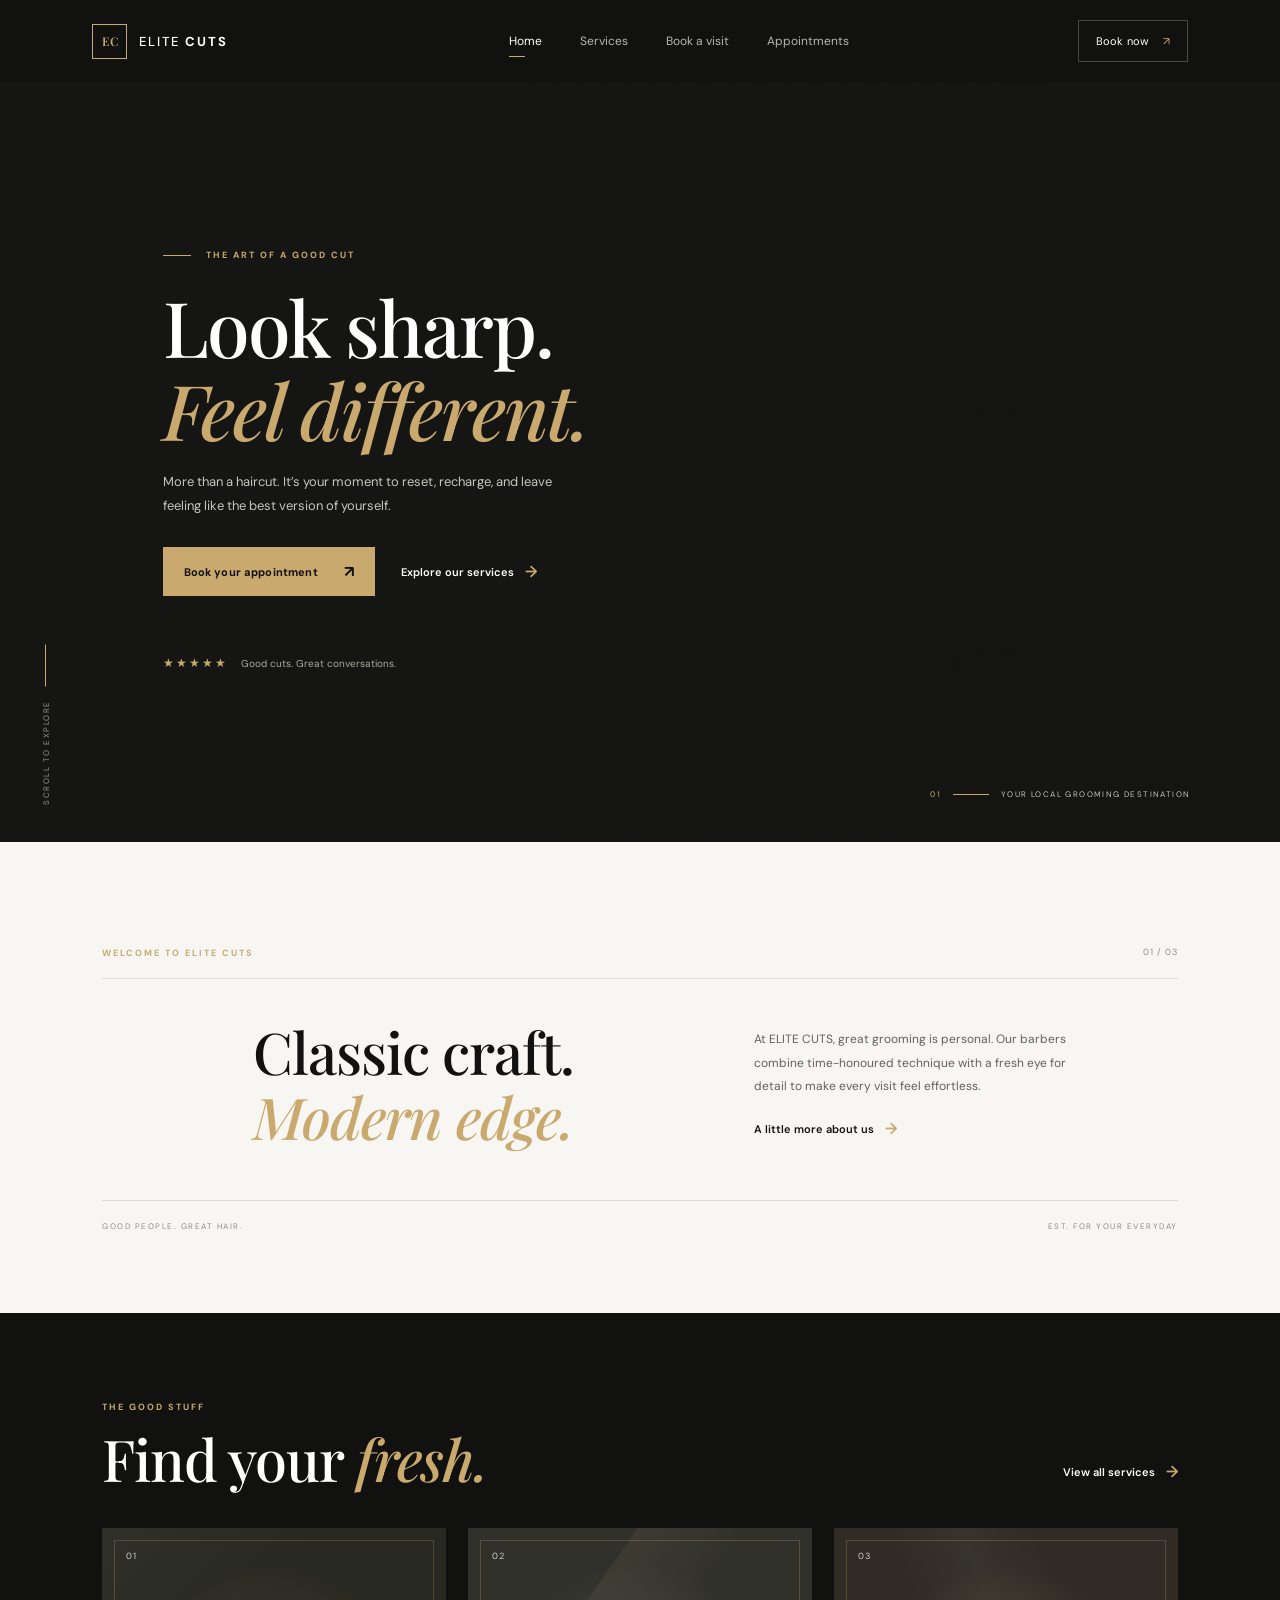
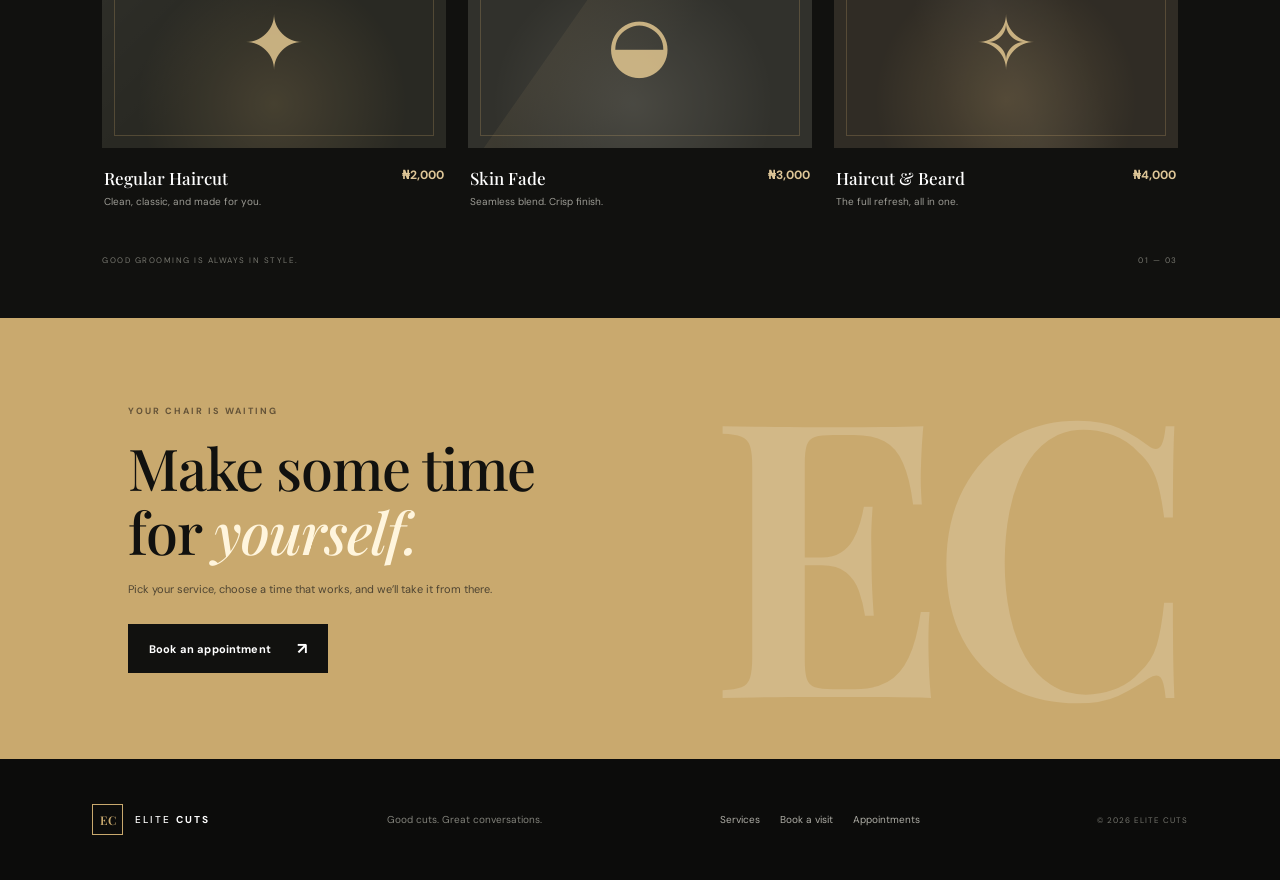
<file: index.html>
<!DOCTYPE html>
<html lang="en">
<head>
  <meta charset="UTF-8">
  <meta name="viewport" content="width=device-width, initial-scale=1.0">
  <meta name="theme-color" content="#10100f">
  <meta name="description" content="Make time for a sharper look. Book your appointment at ELITE CUTS.">
  <title>ELITE CUTS | Premium Barbershop</title>
  <link rel="stylesheet" href="css/style.css">
  <script src="js/main.js" defer></script>
</head>
<body>
  <header class="site-header">
    <a class="brand" href="index.html" aria-label="Elite Cuts home"><span class="brand-mark">EC</span><span>ELITE <b>CUTS</b></span></a>
    <button class="menu-toggle" type="button" aria-expanded="false" aria-label="Open navigation"><span></span><span></span></button>
    <nav class="site-nav" aria-label="Main navigation">
      <a class="active" href="index.html">Home</a>
      <a href="services.html">Services</a>
      <a href="booking.html">Book a visit</a>
      <a href="admin.html">Appointments</a>
    </nav>
    <a class="header-cta" href="booking.html">Book now <span aria-hidden="true">↗</span></a>
  </header>

  <main>
    <section class="hero">
      <div class="hero-image" aria-hidden="true"></div>
      <div class="hero-content">
        <p class="eyebrow"><span class="eyebrow-line"></span> THE ART OF A GOOD CUT</p>
        <h1>Look sharp.<br><em>Feel different.</em></h1>
        <p class="hero-copy">More than a haircut. It’s your moment to reset, recharge, and leave feeling like the best version of yourself.</p>
        <div class="hero-actions">
          <a class="button button-gold" href="booking.html">Book your appointment <span aria-hidden="true">↗</span></a>
          <a class="text-link" href="services.html">Explore our services <span aria-hidden="true">→</span></a>
        </div>
        <div class="hero-proof"><span class="proof-stars" aria-label="5 out of 5 stars">★★★★★</span><span>Good cuts. Great conversations.</span></div>
      </div>
      <div class="hero-caption"><span>01</span><span class="caption-rule"></span><span>YOUR LOCAL GROOMING DESTINATION</span></div>
      <div class="hero-scroll"><span>SCROLL TO EXPLORE</span><span class="scroll-line"></span></div>
    </section>

    <section class="intro section-wrap">
      <div class="intro-label"><span class="eyebrow">WELCOME TO ELITE CUTS</span><span class="intro-number">01 / 03</span></div>
      <div class="intro-content">
        <h2>Classic craft.<br><em>Modern edge.</em></h2>
        <div class="intro-description"><p>At ELITE CUTS, great grooming is personal. Our barbers combine time-honoured technique with a fresh eye for detail to make every visit feel effortless.</p><a class="text-link dark-link" href="services.html">A little more about us <span aria-hidden="true">→</span></a></div>
      </div>
      <div class="intro-bottom"><span>GOOD PEOPLE. GREAT HAIR.</span><span>EST. FOR YOUR EVERYDAY</span></div>
    </section>

    <section class="featured-services section-dark">
      <div class="section-wrap">
        <div class="section-heading">
          <div><p class="eyebrow">THE GOOD STUFF</p><h2>Find your <em>fresh.</em></h2></div>
          <a class="text-link" href="services.html">View all services <span aria-hidden="true">→</span></a>
        </div>
        <div class="service-grid home-service-grid">
          <article class="service-card">
            <div class="service-visual visual-cut"><span>01</span><span class="visual-symbol">✦</span></div>
            <div class="service-card-copy"><div><h3>Regular Haircut</h3><p>Clean, classic, and made for you.</p></div><strong>₦2,000</strong></div>
          </article>
          <article class="service-card">
            <div class="service-visual visual-fade"><span>02</span><span class="visual-symbol">◒</span></div>
            <div class="service-card-copy"><div><h3>Skin Fade</h3><p>Seamless blend. Crisp finish.</p></div><strong>₦3,000</strong></div>
          </article>
          <article class="service-card">
            <div class="service-visual visual-beard"><span>03</span><span class="visual-symbol">✧</span></div>
            <div class="service-card-copy"><div><h3>Haircut &amp; Beard</h3><p>The full refresh, all in one.</p></div><strong>₦4,000</strong></div>
          </article>
        </div>
        <div class="services-foot"><span>GOOD GROOMING IS ALWAYS IN STYLE.</span><span>01 — 03</span></div>
      </div>
    </section>

    <section class="booking-banner">
      <div class="booking-banner-inner"><p class="eyebrow">YOUR CHAIR IS WAITING</p><h2>Make some time<br>for <em>yourself.</em></h2><p>Pick your service, choose a time that works, and we’ll take it from there.</p><a class="button button-dark" href="booking.html">Book an appointment <span aria-hidden="true">↗</span></a></div>
      <div class="banner-mark" aria-hidden="true">EC</div>
    </section>
  </main>

  <footer class="site-footer">
    <a class="brand footer-brand" href="index.html"><span class="brand-mark">EC</span><span>ELITE <b>CUTS</b></span></a>
    <p>Good cuts. Great conversations.</p>
    <div class="footer-links"><a href="services.html">Services</a><a href="booking.html">Book a visit</a><a href="admin.html">Appointments</a></div>
    <span class="copyright">© <span data-current-year></span> ELITE CUTS</span>
  </footer>
  <div class="toast-region" aria-live="polite" aria-atomic="true"></div>
</body>
</html>
</file>
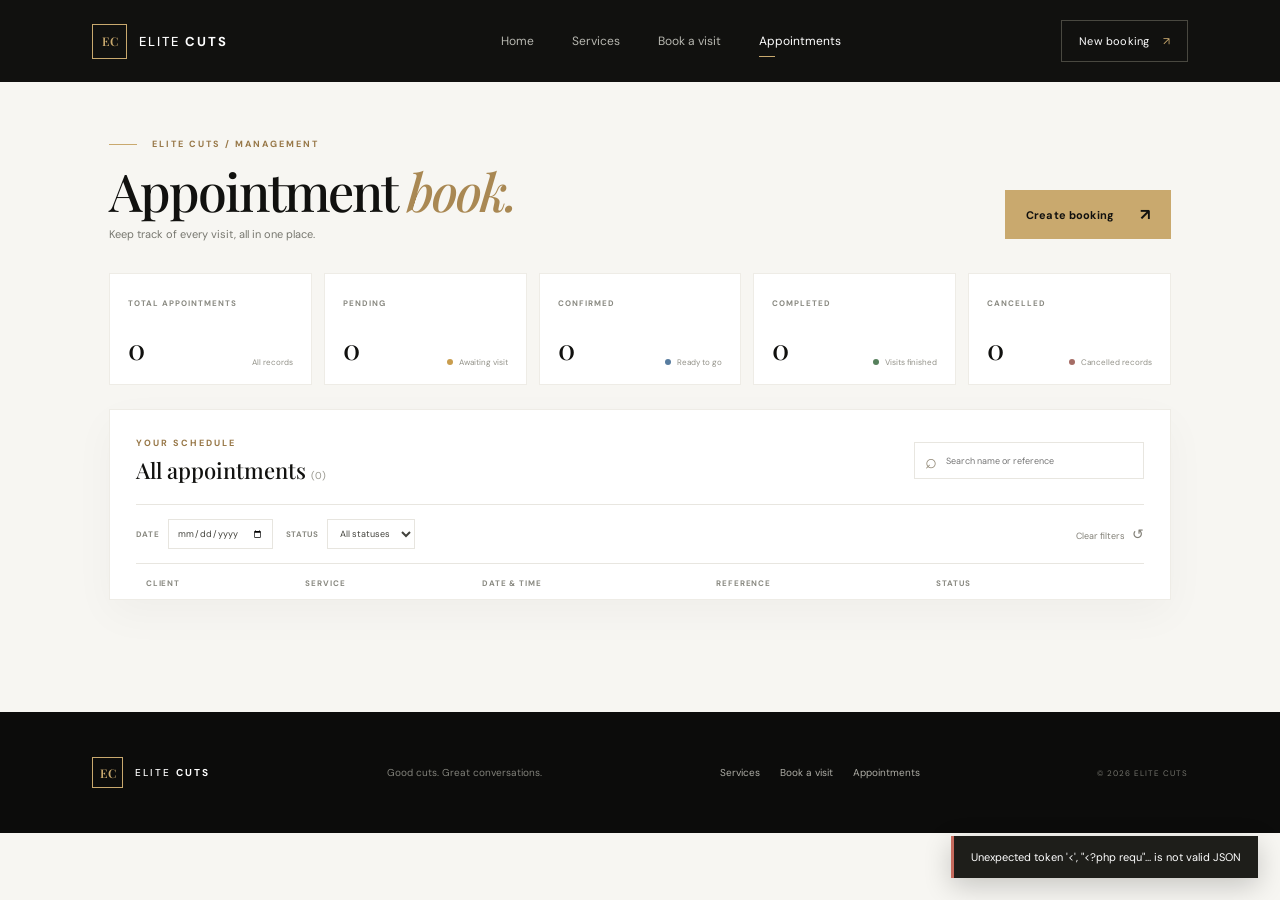
<file: admin.html>
<!DOCTYPE html>
<html lang="en">
<head>
  <meta charset="UTF-8">
  <meta name="viewport" content="width=device-width, initial-scale=1.0">
  <meta name="theme-color" content="#10100f">
  <meta name="description" content="Manage ELITE CUTS appointments.">
  <title>Appointments | ELITE CUTS</title>
  <link rel="stylesheet" href="css/style.css">
  <script src="js/main.js" defer></script>
  <script src="js/admin.js" defer></script>
</head>
<body>
  <header class="site-header">
    <a class="brand" href="index.html" aria-label="Elite Cuts home"><span class="brand-mark">EC</span><span>ELITE <b>CUTS</b></span></a>
    <button class="menu-toggle" type="button" aria-expanded="false" aria-label="Open navigation"><span></span><span></span></button>
    <nav class="site-nav" aria-label="Main navigation"><a href="index.html">Home</a><a href="services.html">Services</a><a href="booking.html">Book a visit</a><a class="active" href="admin.html">Appointments</a></nav>
    <a class="header-cta" href="booking.html">New booking <span aria-hidden="true">↗</span></a>
  </header>
  <main class="dashboard-page">
    <section class="dashboard-heading"><div><p class="eyebrow"><span class="eyebrow-line"></span> ELITE CUTS / MANAGEMENT</p><h1>Appointment <em>book.</em></h1><p>Keep track of every visit, all in one place.</p></div><a class="button button-gold" href="booking.html">Create booking <span aria-hidden="true">↗</span></a></section>
    <section class="stats-grid" aria-label="Appointment statistics">
      <article class="stat-card"><span class="stat-label">TOTAL APPOINTMENTS</span><strong data-stat="total">0</strong><span class="stat-note">All records</span></article>
      <article class="stat-card"><span class="stat-label">PENDING</span><strong data-stat="pending">0</strong><span class="stat-note"><i class="status-dot pending-dot"></i> Awaiting visit</span></article>
      <article class="stat-card"><span class="stat-label">CONFIRMED</span><strong data-stat="confirmed">0</strong><span class="stat-note"><i class="status-dot confirmed-dot"></i> Ready to go</span></article>
      <article class="stat-card"><span class="stat-label">COMPLETED</span><strong data-stat="completed">0</strong><span class="stat-note"><i class="status-dot completed-dot"></i> Visits finished</span></article>
      <article class="stat-card"><span class="stat-label">CANCELLED</span><strong data-stat="cancelled">0</strong><span class="stat-note"><i class="status-dot cancelled-dot"></i> Cancelled records</span></article>
    </section>
    <section class="appointments-panel panel">
      <div class="appointments-heading"><div><p class="eyebrow">YOUR SCHEDULE</p><h2>All appointments <span id="results-count">(0)</span></h2></div><label class="search-control"><span aria-hidden="true">⌕</span><input id="appointment-search" type="search" placeholder="Search name or reference" aria-label="Search appointments"></label></div>
      <div class="filters-row">
        <label class="filter-control"><span>DATE</span><input id="filter-date" type="date" aria-label="Filter by date"></label>
        <label class="filter-control"><span>STATUS</span><select id="filter-status" aria-label="Filter by status"><option value="">All statuses</option><option value="Pending">Pending</option><option value="Confirmed">Confirmed</option><option value="Completed">Completed</option><option value="Cancelled">Cancelled</option></select></label>
        <button class="clear-filters" id="clear-filters" type="button">Clear filters <span aria-hidden="true">↺</span></button>
      </div>
      <div class="table-wrap">
        <table class="appointment-table">
          <thead><tr><th>CLIENT</th><th>SERVICE</th><th>DATE &amp; TIME</th><th>REFERENCE</th><th>STATUS</th><th><span class="visually-hidden">Actions</span></th></tr></thead>
          <tbody id="appointment-rows"></tbody>
        </table>
      </div>
      <div class="empty-state" id="empty-state" hidden><span class="empty-icon" aria-hidden="true">✦</span><h3>No appointments found</h3><p>Try changing your filters or create a new booking.</p><a class="text-link dark-link" href="booking.html">Book an appointment <span aria-hidden="true">↗</span></a></div>
    </section>
  </main>
  <footer class="site-footer"><a class="brand footer-brand" href="index.html"><span class="brand-mark">EC</span><span>ELITE <b>CUTS</b></span></a><p>Good cuts. Great conversations.</p><div class="footer-links"><a href="services.html">Services</a><a href="booking.html">Book a visit</a><a href="admin.html">Appointments</a></div><span class="copyright">© <span data-current-year></span> ELITE CUTS</span></footer>
  <div class="toast-region" aria-live="polite" aria-atomic="true"></div>
</body>
</html>
</file>
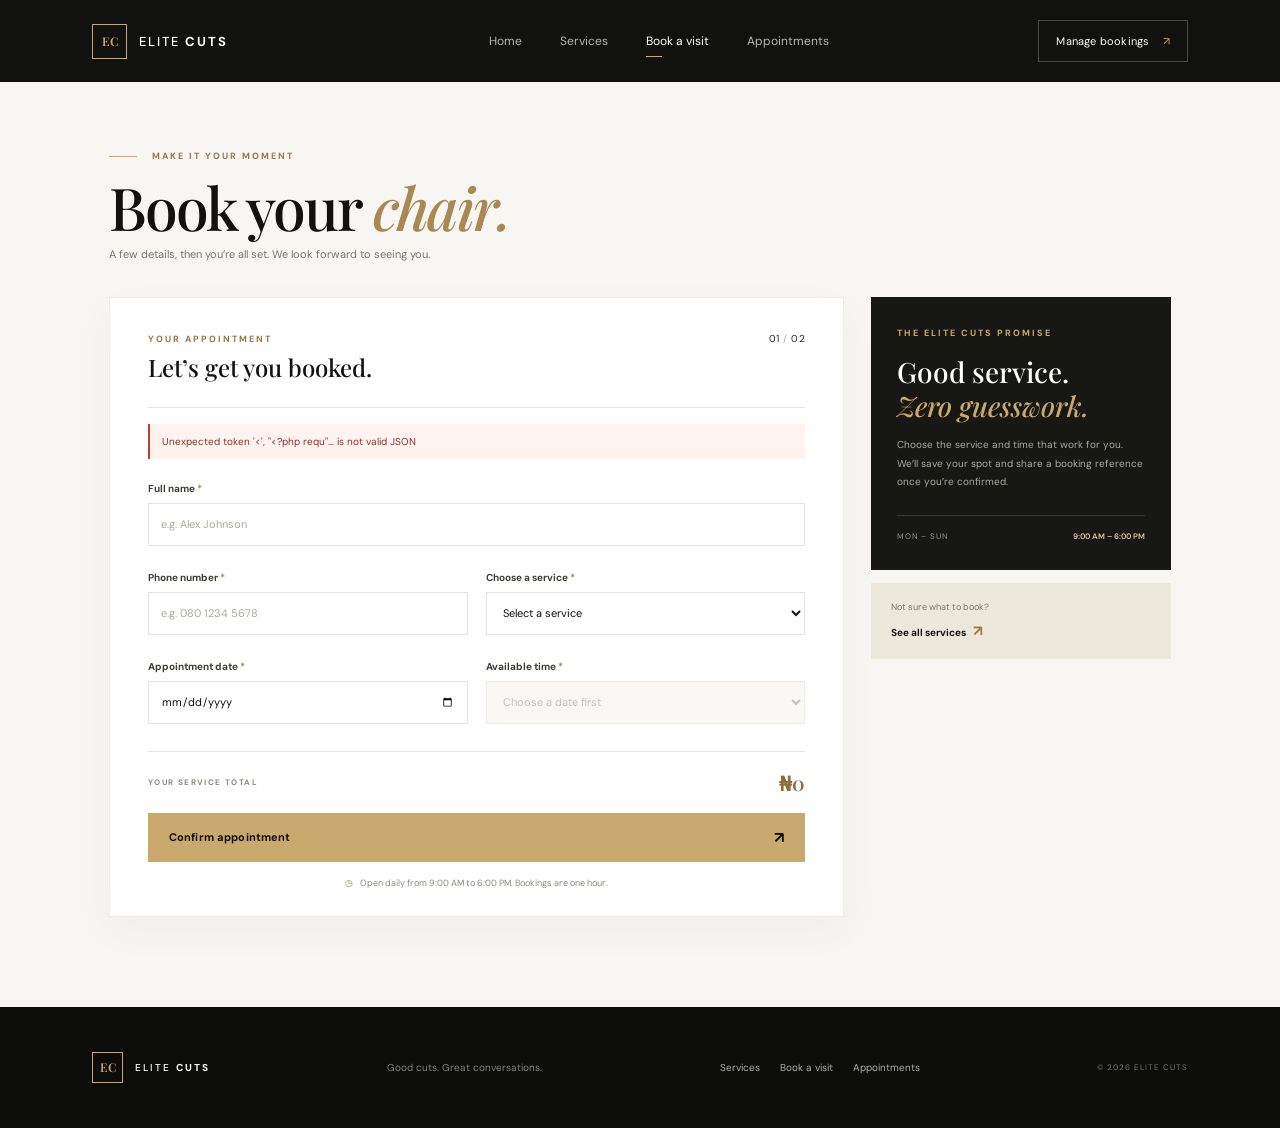
<file: booking.html>
<!DOCTYPE html>
<html lang="en">
<head>
  <meta charset="UTF-8">
  <meta name="viewport" content="width=device-width, initial-scale=1.0">
  <meta name="theme-color" content="#10100f">
  <meta name="description" content="Book your next haircut at ELITE CUTS.">
  <title>Book an Appointment | ELITE CUTS</title>
  <link rel="stylesheet" href="css/style.css">
  <script src="js/main.js" defer></script>
  <script src="js/booking.js" defer></script>
</head>
<body>
  <header class="site-header">
    <a class="brand" href="index.html" aria-label="Elite Cuts home"><span class="brand-mark">EC</span><span>ELITE <b>CUTS</b></span></a>
    <button class="menu-toggle" type="button" aria-expanded="false" aria-label="Open navigation"><span></span><span></span></button>
    <nav class="site-nav" aria-label="Main navigation"><a href="index.html">Home</a><a href="services.html">Services</a><a class="active" href="booking.html">Book a visit</a><a href="admin.html">Appointments</a></nav>
    <a class="header-cta" href="admin.html">Manage bookings <span aria-hidden="true">↗</span></a>
  </header>
  <main class="booking-page">
    <section class="booking-intro"><p class="eyebrow"><span class="eyebrow-line"></span> MAKE IT YOUR MOMENT</p><h1>Book your <em>chair.</em></h1><p>A few details, then you’re all set. We look forward to seeing you.</p></section>
    <div class="booking-layout">
      <form class="booking-form panel" id="booking-form" novalidate>
        <div class="panel-heading"><div><p class="eyebrow">YOUR APPOINTMENT</p><h2>Let’s get you booked.</h2></div><span class="form-step">01 <span>/</span> 02</span></div>
        <div id="form-message" class="form-message" role="alert" hidden></div>
        <div class="form-grid">
          <div class="form-field full-field"><label for="customer-name">Full name <span>*</span></label><input id="customer-name" name="name" type="text" autocomplete="name" placeholder="e.g. Alex Johnson" required maxlength="80"><small class="field-error" data-error-for="name"></small></div>
          <div class="form-field"><label for="customer-phone">Phone number <span>*</span></label><input id="customer-phone" name="phone" type="tel" autocomplete="tel" placeholder="e.g. 080 1234 5678" required maxlength="25"><small class="field-error" data-error-for="phone"></small></div>
          <div class="form-field"><label for="service-select">Choose a service <span>*</span></label><select id="service-select" name="service" required><option value="">Select a service</option></select><small class="field-error" data-error-for="service"></small></div>
          <div class="form-field"><label for="appointment-date">Appointment date <span>*</span></label><input id="appointment-date" name="date" type="date" required><small class="field-error" data-error-for="date"></small></div>
          <div class="form-field"><label for="appointment-time">Available time <span>*</span></label><select id="appointment-time" name="time" required disabled><option value="">Choose a date first</option></select><small class="field-error" data-error-for="time"></small></div>
        </div>
        <div class="form-total"><span>YOUR SERVICE TOTAL</span><strong id="service-price">₦0</strong></div>
        <button class="button button-gold submit-booking" type="submit">Confirm appointment <span aria-hidden="true">↗</span></button>
        <p class="form-note"><span aria-hidden="true">◷</span> Open daily from 9:00 AM to 6:00 PM. Bookings are one hour.</p>
      </form>
      <aside class="booking-aside">
        <div class="aside-card"><p class="eyebrow">THE ELITE CUTS PROMISE</p><h2>Good service.<br><em>Zero guesswork.</em></h2><p>Choose the service and time that work for you. We’ll save your spot and share a booking reference once you’re confirmed.</p><div class="aside-rule"></div><div class="aside-hours"><span>MON – SUN</span><strong>9:00 AM – 6:00 PM</strong></div></div>
        <a class="aside-help" href="services.html"><span>Not sure what to book?</span><strong>See all services <span aria-hidden="true">↗</span></strong></a>
      </aside>
    </div>
    <section class="confirmation panel" id="booking-confirmation" hidden aria-live="polite">
      <div class="confirmation-icon" aria-hidden="true">✓</div><p class="eyebrow">YOU’RE ON THE LIST</p><h2>Appointment <em>requested.</em></h2><p class="confirmation-copy">Thanks for booking with ELITE CUTS. Keep this reference for your records.</p>
      <div class="reference-box"><span>BOOKING REFERENCE</span><strong id="confirmation-reference"></strong></div>
      <dl class="confirmation-details" id="confirmation-details"></dl>
      <div class="confirmation-actions"><a class="button button-gold" href="index.html">Back to home <span aria-hidden="true">↗</span></a><a class="text-link dark-link" href="admin.html">View appointments <span aria-hidden="true">→</span></a></div>
    </section>
  </main>
  <footer class="site-footer"><a class="brand footer-brand" href="index.html"><span class="brand-mark">EC</span><span>ELITE <b>CUTS</b></span></a><p>Good cuts. Great conversations.</p><div class="footer-links"><a href="services.html">Services</a><a href="booking.html">Book a visit</a><a href="admin.html">Appointments</a></div><span class="copyright">© <span data-current-year></span> ELITE CUTS</span></footer>
  <div class="toast-region" aria-live="polite" aria-atomic="true"></div>
</body>
</html>
</file>
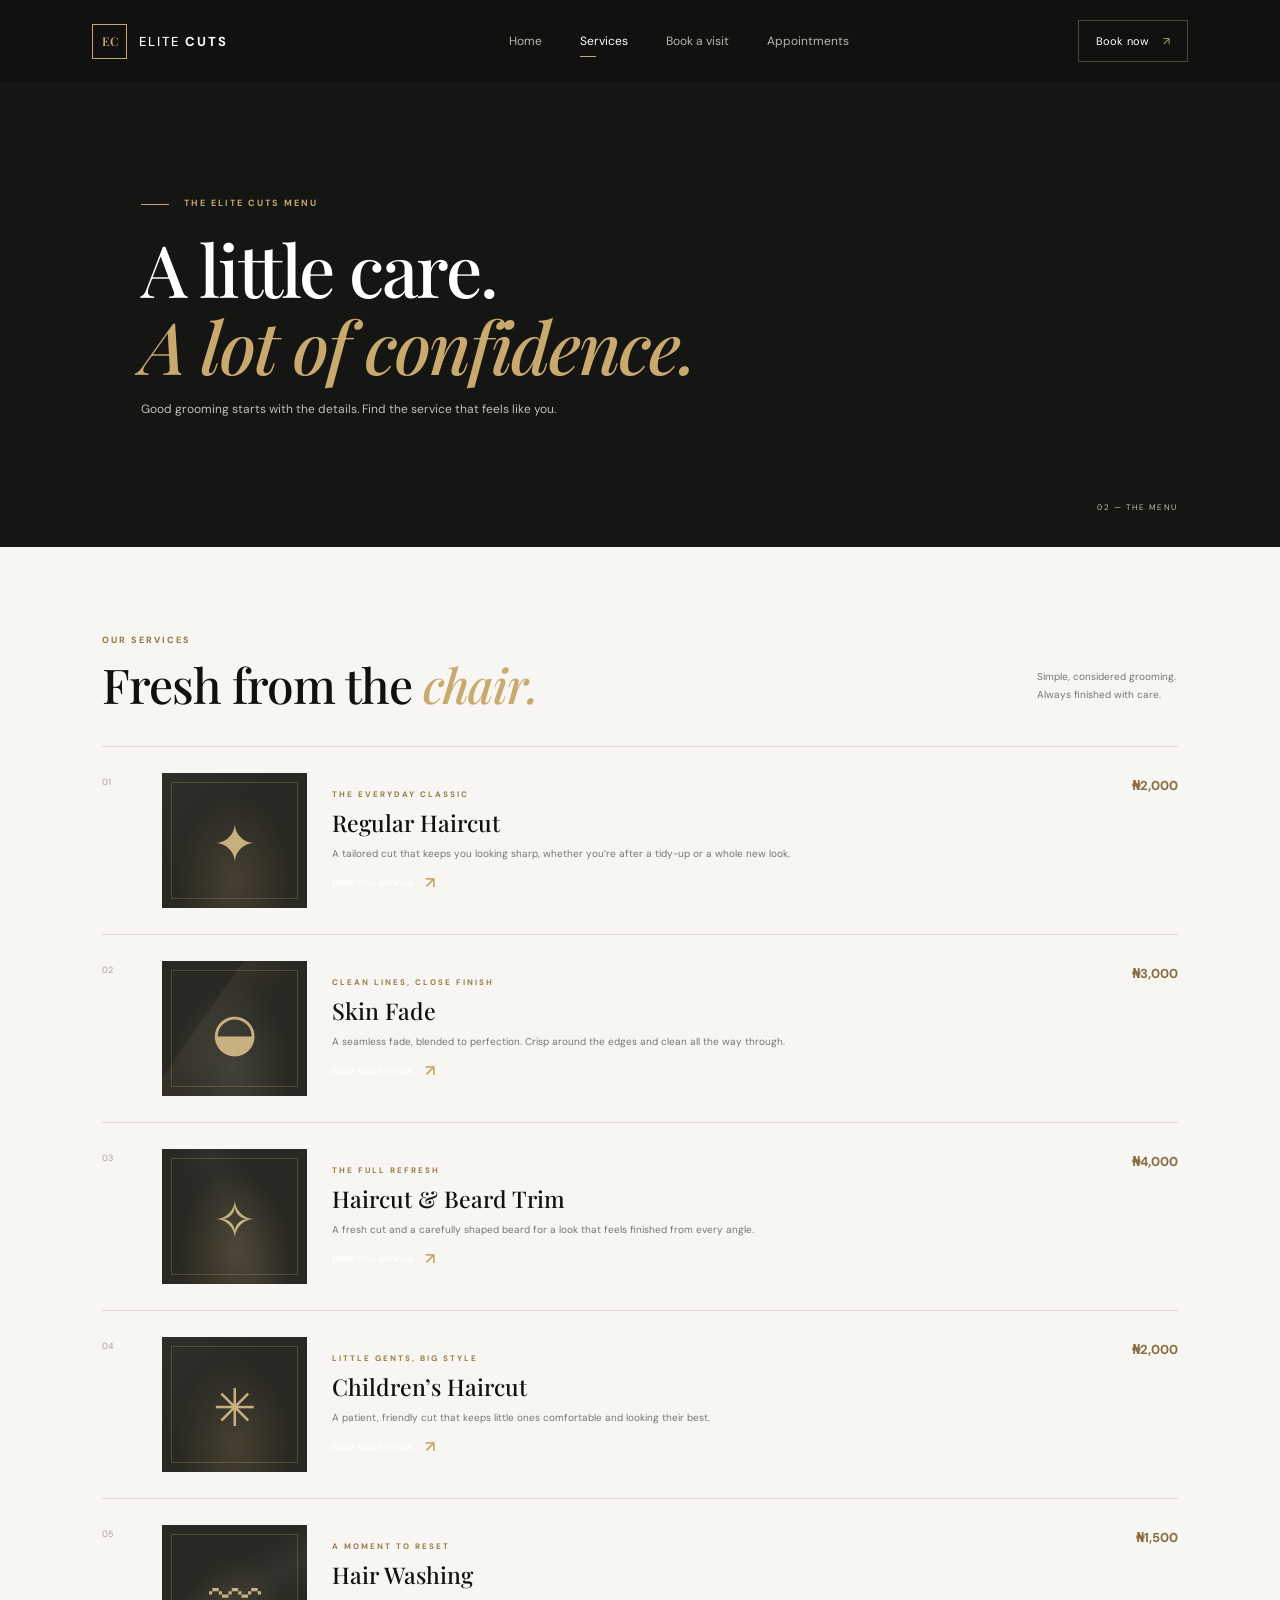
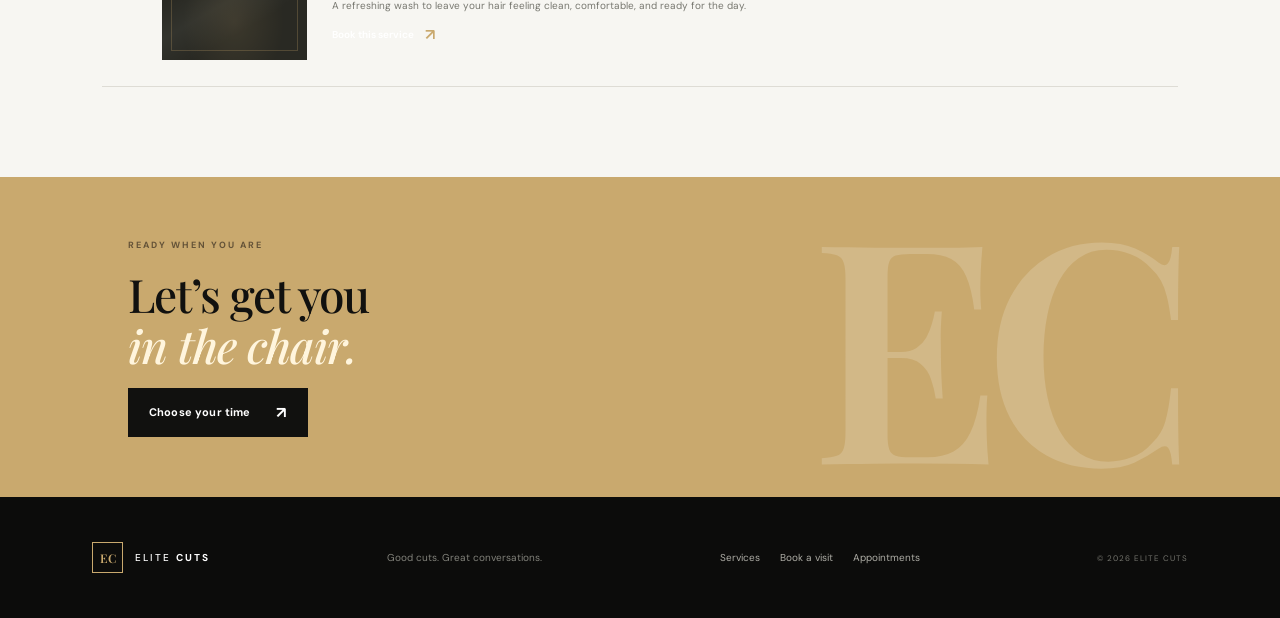
<file: services.html>
<!DOCTYPE html>
<html lang="en">
<head>
  <meta charset="UTF-8">
  <meta name="viewport" content="width=device-width, initial-scale=1.0">
  <meta name="theme-color" content="#10100f">
  <meta name="description" content="Explore haircut and grooming services at ELITE CUTS.">
  <title>Services | ELITE CUTS</title>
  <link rel="stylesheet" href="css/style.css">
  <script src="js/main.js" defer></script>
</head>
<body>
  <header class="site-header">
    <a class="brand" href="index.html" aria-label="Elite Cuts home"><span class="brand-mark">EC</span><span>ELITE <b>CUTS</b></span></a>
    <button class="menu-toggle" type="button" aria-expanded="false" aria-label="Open navigation"><span></span><span></span></button>
    <nav class="site-nav" aria-label="Main navigation"><a href="index.html">Home</a><a class="active" href="services.html">Services</a><a href="booking.html">Book a visit</a><a href="admin.html">Appointments</a></nav>
    <a class="header-cta" href="booking.html">Book now <span aria-hidden="true">↗</span></a>
  </header>
  <main>
    <section class="page-hero services-hero">
      <div class="page-hero-inner"><p class="eyebrow"><span class="eyebrow-line"></span> THE ELITE CUTS MENU</p><h1>A little care.<br><em>A lot of confidence.</em></h1><p>Good grooming starts with the details. Find the service that feels like you.</p></div>
      <span class="page-hero-index">02 — THE MENU</span>
    </section>
    <section class="services-list section-wrap">
      <div class="section-heading light-heading"><div><p class="eyebrow">OUR SERVICES</p><h2>Fresh from the <em>chair.</em></h2></div><p class="heading-note">Simple, considered grooming.<br>Always finished with care.</p></div>
      <div class="service-list-grid">
        <article class="service-detail"><div class="detail-number">01</div><div class="detail-visual visual-cut"><span class="visual-symbol">✦</span></div><div class="detail-copy"><p class="eyebrow">THE EVERYDAY CLASSIC</p><h3>Regular Haircut</h3><p>A tailored cut that keeps you looking sharp, whether you’re after a tidy-up or a whole new look.</p><a class="text-link" href="booking.html?service=Regular%20Haircut">Book this service <span aria-hidden="true">↗</span></a></div><strong class="detail-price">₦2,000</strong></article>
        <article class="service-detail"><div class="detail-number">02</div><div class="detail-visual visual-fade"><span class="visual-symbol">◒</span></div><div class="detail-copy"><p class="eyebrow">CLEAN LINES, CLOSE FINISH</p><h3>Skin Fade</h3><p>A seamless fade, blended to perfection. Crisp around the edges and clean all the way through.</p><a class="text-link" href="booking.html?service=Skin%20Fade">Book this service <span aria-hidden="true">↗</span></a></div><strong class="detail-price">₦3,000</strong></article>
        <article class="service-detail"><div class="detail-number">03</div><div class="detail-visual visual-beard"><span class="visual-symbol">✧</span></div><div class="detail-copy"><p class="eyebrow">THE FULL REFRESH</p><h3>Haircut &amp; Beard Trim</h3><p>A fresh cut and a carefully shaped beard for a look that feels finished from every angle.</p><a class="text-link" href="booking.html?service=Haircut%20and%20Beard%20Trim">Book this service <span aria-hidden="true">↗</span></a></div><strong class="detail-price">₦4,000</strong></article>
        <article class="service-detail"><div class="detail-number">04</div><div class="detail-visual visual-kids"><span class="visual-symbol">✳</span></div><div class="detail-copy"><p class="eyebrow">LITTLE GENTS, BIG STYLE</p><h3>Children’s Haircut</h3><p>A patient, friendly cut that keeps little ones comfortable and looking their best.</p><a class="text-link" href="booking.html?service=Children’s%20Haircut">Book this service <span aria-hidden="true">↗</span></a></div><strong class="detail-price">₦2,000</strong></article>
        <article class="service-detail"><div class="detail-number">05</div><div class="detail-visual visual-wash"><span class="visual-symbol">〰</span></div><div class="detail-copy"><p class="eyebrow">A MOMENT TO RESET</p><h3>Hair Washing</h3><p>A refreshing wash to leave your hair feeling clean, comfortable, and ready for the day.</p><a class="text-link" href="booking.html?service=Hair%20Washing">Book this service <span aria-hidden="true">↗</span></a></div><strong class="detail-price">₦1,500</strong></article>
      </div>
    </section>
    <section class="booking-banner compact-banner"><div class="booking-banner-inner"><p class="eyebrow">READY WHEN YOU ARE</p><h2>Let’s get you<br><em>in the chair.</em></h2><a class="button button-dark" href="booking.html">Choose your time <span aria-hidden="true">↗</span></a></div><div class="banner-mark" aria-hidden="true">EC</div></section>
  </main>
  <footer class="site-footer"><a class="brand footer-brand" href="index.html"><span class="brand-mark">EC</span><span>ELITE <b>CUTS</b></span></a><p>Good cuts. Great conversations.</p><div class="footer-links"><a href="services.html">Services</a><a href="booking.html">Book a visit</a><a href="admin.html">Appointments</a></div><span class="copyright">© <span data-current-year></span> ELITE CUTS</span></footer>
  <div class="toast-region" aria-live="polite" aria-atomic="true"></div>
</body>
</html>
</file>
<file: css/style.css>
@import url('https://fonts.googleapis.com/css2?family=DM+Sans:wght@400;500;600;700&family=Playfair+Display:ital,wght@0,500;0,600;0,700;1,500;1,600&display=swap');

:root {
  --ink: #11110f;
  --ink-soft: #1c1c19;
  --gold: #c9a96e;
  --gold-light: #dfc798;
  --paper: #f7f6f2;
  --white: #fff;
  --muted: #898983;
  --line: #e8e6e0;
  --serif: 'Playfair Display', Georgia, serif;
  --sans: 'DM Sans', Arial, sans-serif;
}

* { box-sizing: border-box; }
html { scroll-behavior: smooth; }
body { margin: 0; color: var(--ink); background: var(--paper); font-family: var(--sans); font-size: 14px; -webkit-font-smoothing: antialiased; }
a { color: inherit; text-decoration: none; }
button, input, select { font: inherit; }
button, a, input, select { -webkit-tap-highlight-color: transparent; }
button:focus-visible, a:focus-visible, input:focus-visible, select:focus-visible { outline: 2px solid var(--gold); outline-offset: 3px; }
.site-header { height: 82px; padding: 0 7.2%; position: relative; z-index: 20; display: flex; align-items: center; justify-content: space-between; background: var(--ink); color: var(--white); }
.brand { display: inline-flex; gap: 12px; align-items: center; font-size: 13px; letter-spacing: 2px; font-weight: 500; white-space: nowrap; }
.brand b { font-weight: 700; }
.brand-mark { width: 35px; height: 35px; display: grid; place-items: center; border: 1px solid var(--gold); color: var(--gold); font: 600 12px var(--serif); letter-spacing: 0; }
.site-nav { display: flex; align-items: center; gap: 38px; margin-left: 52px; }
.site-nav a { position: relative; padding: 8px 0; color: #b7b7b0; font-size: 12px; transition: color .2s ease; }
.site-nav a:hover, .site-nav a.active { color: var(--white); }
.site-nav a.active::after { position: absolute; content: ''; bottom: 0; left: 0; width: 16px; height: 1px; background: var(--gold); }
.header-cta { padding: 13px 17px; border: 1px solid #494840; font-size: 11px; letter-spacing: .2px; transition: background .2s, border-color .2s; }
.header-cta span { padding-left: 10px; color: var(--gold); }
.header-cta:hover { background: #22221e; border-color: var(--gold); }
.menu-toggle { display: none; }
.hero { position: relative; min-height: 650px; height: min(760px, calc(100vh - 82px)); display: flex; align-items: center; overflow: hidden; background: #151513; color: var(--white); }
.hero-image { position: absolute; inset: 0 0 0 41%; opacity: .8; background: linear-gradient(90deg, #151513 0%, rgba(21,21,19,.72) 18%, rgba(21,21,19,.12) 65%, rgba(21,21,19,.1) 100%), linear-gradient(0deg, rgba(17,17,15,.25), rgba(17,17,15,.1)), url('https://images.unsplash.com/photo-1503951914875-452162b0f3f1?auto=format&fit=crop&w=1800&q=85') center 43%/cover no-repeat; }
.hero-content { position: relative; z-index: 1; width: min(540px, 52%); margin-left: 12.7%; padding-bottom: 5px; }
.eyebrow { margin: 0; color: var(--gold); font-size: 9px; font-weight: 700; letter-spacing: 2px; line-height: 1.6; }
.eyebrow-line { display: inline-block; vertical-align: middle; width: 28px; height: 1px; margin-right: 11px; background: var(--gold); }
h1, h2, h3, p { margin-top: 0; }
.hero h1, .page-hero h1, .booking-intro h1, .dashboard-heading h1 { margin: 23px 0 20px; font: 500 clamp(54px, 6vw, 82px)/1.07 var(--serif); letter-spacing: -2px; }
h1 em, h2 em { color: var(--gold); font-weight: 500; }
.hero-copy { max-width: 390px; margin-bottom: 28px; color: #c6c5bf; font-size: 13px; line-height: 1.9; }
.hero-actions { display: flex; align-items: center; gap: 26px; }
.button { min-height: 49px; padding: 0 20px; display: inline-flex; align-items: center; justify-content: center; gap: 26px; border: 1px solid transparent; cursor: pointer; font-size: 11px; font-weight: 700; letter-spacing: .15px; transition: background .2s, color .2s, border-color .2s, transform .2s; }
.button:hover { transform: translateY(-2px); }
.button-gold { background: var(--gold); color: var(--ink); }
.button-gold:hover { background: var(--gold-light); }
.button-gold span, .button-dark span { font-size: 16px; }
.button-dark { background: var(--ink); color: var(--white); }
.button-dark:hover { background: #33332e; }
.text-link { display: inline-flex; align-items: center; gap: 11px; color: var(--white); font-size: 11px; font-weight: 600; transition: color .2s, gap .2s; }
.text-link:hover { color: var(--gold); gap: 15px; }
.text-link span { color: var(--gold); font-size: 16px; }
.hero-proof { display: flex; align-items: center; gap: 13px; margin-top: 59px; color: #aaa9a1; font-size: 10px; }
.proof-stars { color: var(--gold); letter-spacing: 2px; font-size: 12px; }
.hero-caption { position: absolute; right: 7%; bottom: 43px; display: flex; align-items: center; gap: 12px; color: #c5c3bb; font-size: 8px; letter-spacing: 1.4px; }
.hero-caption span:first-child { color: var(--gold); }
.caption-rule { width: 36px; height: 1px; background: var(--gold); }
.hero-scroll { position: absolute; left: 3.2%; bottom: 38px; display: flex; gap: 13px; align-items: center; color: #999991; writing-mode: vertical-rl; transform: rotate(180deg); font-size: 8px; letter-spacing: 1.5px; }
.scroll-line { width: 1px; height: 42px; background: var(--gold); }
.section-wrap { width: min(1100px, 84%); margin: 0 auto; }
.intro { padding-top: 104px; padding-bottom: 82px; }
.intro-label { display: flex; justify-content: space-between; border-bottom: 1px solid #dedcd5; padding-bottom: 18px; }
.intro-number { color: #8d8c84; font-size: 9px; letter-spacing: 1px; }
.intro-content { padding: 40px 8% 52px 14%; display: grid; grid-template-columns: 1fr .75fr; gap: 50px; align-items: center; }
.intro-content h2, .section-heading h2, .booking-banner h2 { margin: 0; font: 500 clamp(40px, 4.5vw, 59px)/1.12 var(--serif); letter-spacing: -1px; }
.intro-content h2 em, .booking-banner h2 em { color: var(--gold); }
.intro-description p { max-width: 390px; margin: 0 0 20px; color: #62625c; font-size: 12px; line-height: 1.95; }
.dark-link { color: var(--ink); }
.intro-bottom { padding-top: 20px; display: flex; justify-content: space-between; border-top: 1px solid #dedcd5; color: #8d8c84; font-size: 8px; letter-spacing: 1.5px; }
.section-dark { padding: 87px 0 53px; background: var(--ink); color: var(--white); }
.section-heading { display: flex; align-items: flex-end; justify-content: space-between; margin-bottom: 38px; }
.section-heading h2 { margin-top: 11px; }
.section-heading .text-link { margin-bottom: 8px; }
.service-grid { display: grid; grid-template-columns: repeat(3, 1fr); gap: 22px; }
.service-visual { position: relative; overflow: hidden; height: 220px; display: flex; align-items: center; justify-content: center; background-color: #292923; color: var(--gold); }
.service-visual::before, .detail-visual::before { content: ''; position: absolute; inset: 0; opacity: .48; background: radial-gradient(ellipse at 50% 80%, rgba(201,169,110,.38), transparent 56%), linear-gradient(135deg, rgba(255,255,255,.07), transparent 46%); }
.service-visual::after { position: absolute; content: ''; inset: 12px; border: 1px solid rgba(201,169,110,.25); }
.service-visual > span:first-child { position: absolute; top: 22px; left: 24px; z-index: 1; color: #d3d0c4; font-size: 9px; letter-spacing: 1px; }
.visual-symbol { position: relative; z-index: 1; font: 400 74px var(--serif); color: rgba(224,197,143,.85); }
.visual-fade { background-color: #31312c; }
.visual-fade::before { background: radial-gradient(ellipse at 48% 80%, rgba(228,222,204,.29), transparent 57%), linear-gradient(125deg, transparent 34%, rgba(201,169,110,.17) 34.2%, transparent 58%); }
.visual-beard { background-color: #302c25; }
.visual-beard::before { background: radial-gradient(ellipse at 50% 78%, rgba(201,169,110,.45), transparent 55%), linear-gradient(70deg, transparent 30%, rgba(255,255,255,.08), transparent 68%); }
.visual-kids { background-color: #33332d; }
.visual-wash { background-color: #242a29; }
.visual-wash::before { background: radial-gradient(ellipse at 50% 72%, rgba(201,169,110,.26), transparent 50%), linear-gradient(150deg, transparent 35%, rgba(211,222,215,.12), transparent 70%); }
.service-card-copy { display: flex; justify-content: space-between; align-items: flex-start; gap: 8px; padding: 19px 2px 0; }
.service-card-copy h3 { margin: 0 0 6px; font: 500 17px var(--serif); }
.service-card-copy p { margin: 0; color: #9c9b94; font-size: 10px; }
.service-card-copy strong { color: var(--gold-light); font-size: 12px; white-space: nowrap; }
.services-foot { margin-top: 47px; display: flex; justify-content: space-between; color: #77776f; font-size: 8px; letter-spacing: 1.5px; }
.booking-banner { position: relative; min-height: 400px; padding: 86px 10%; overflow: hidden; background: var(--gold); }
.booking-banner-inner { position: relative; z-index: 1; max-width: 650px; }
.booking-banner .eyebrow { color: #645338; }
.booking-banner h2 { margin: 16px 0; }
.booking-banner h2 em { color: #fff5dd; }
.booking-banner-inner > p:not(.eyebrow) { margin: 0 0 25px; max-width: 370px; color: #4e4432; font-size: 11px; line-height: 1.8; }
.banner-mark { position: absolute; right: 8%; top: 50%; transform: translateY(-50%); color: rgba(255,255,255,.17); font: 600 clamp(200px, 30vw, 440px)/1 var(--serif); letter-spacing: -20px; }
.site-footer { min-height: 121px; padding: 27px 7.2%; display: flex; align-items: center; justify-content: space-between; gap: 22px; background: #0c0c0b; color: var(--white); }
.footer-brand { font-size: 10px; }
.footer-brand .brand-mark { width: 31px; height: 31px; }
.site-footer > p { margin: 0; color: #82827b; font-size: 10px; }
.footer-links { display: flex; gap: 20px; color: #aeada6; font-size: 10px; }
.footer-links a:hover { color: var(--gold); }
.copyright { color: #74746d; font-size: 8px; letter-spacing: 1px; }
.page-hero { position: relative; min-height: 465px; padding: 95px 11%; display: flex; align-items: center; overflow: hidden; background: #151513; color: var(--white); }
.page-hero::after { content: ''; position: absolute; inset: 0 0 0 50%; opacity: .38; background: linear-gradient(90deg, #151513, transparent 60%), url('https://images.unsplash.com/photo-1599351431202-1e0f0137899a?auto=format&fit=crop&w=1300&q=80') center/cover no-repeat; }
.page-hero-inner { position: relative; z-index: 1; }
.page-hero h1 { font-size: clamp(52px, 5.7vw, 72px); margin: 19px 0 15px; }
.page-hero-inner > p:last-child { color: #c0bfb8; font-size: 12px; line-height: 1.8; }
.page-hero-index { position: absolute; right: 8%; bottom: 35px; z-index: 1; color: #c1bfb6; font-size: 8px; letter-spacing: 1.5px; }
.services-list { padding-top: 86px; padding-bottom: 90px; }
.light-heading { margin-bottom: 34px; }
.light-heading .eyebrow { color: #917444; }
.light-heading h2 { font-size: 48px; }
.heading-note { margin: 0 2px 8px 20px; color: #77776f; font-size: 10px; line-height: 1.8; }
.service-list-grid { border-top: 1px solid #dedcd5; }
.service-detail { min-height: 188px; display: grid; grid-template-columns: 35px 145px 1fr 100px; gap: 25px; align-items: center; padding: 21px 0; border-bottom: 1px solid #dedcd5; }
.detail-number { align-self: start; padding-top: 8px; color: #a4a198; font-size: 9px; }
.detail-visual { position: relative; height: 135px; display: grid; place-items: center; overflow: hidden; background: #292923; color: var(--gold); }
.detail-visual::after { position: absolute; content: ''; inset: 9px; border: 1px solid rgba(201,169,110,.25); }
.detail-visual .visual-symbol { font-size: 52px; }
.detail-copy .eyebrow { color: #9a7a48; font-size: 8px; }
.detail-copy h3 { margin: 6px 0 7px; font: 500 23px var(--serif); }
.detail-copy > p:not(.eyebrow) { max-width: 530px; margin: 0 0 10px; color: #77776f; font-size: 10px; line-height: 1.7; }
.detail-copy .text-link { font-size: 10px; }
.detail-price { justify-self: end; align-self: start; margin-top: 9px; color: #886b3f; font-size: 13px; white-space: nowrap; }
.compact-banner { min-height: 320px; padding-top: 61px; padding-bottom: 58px; }
.compact-banner h2 { font-size: 46px; }
.compact-banner .banner-mark { font-size: clamp(160px, 24vw, 310px); }
.booking-page, .dashboard-page { min-height: 70vh; padding: 67px 8.5% 90px; }
.booking-intro { max-width: 1110px; margin: 0 auto 36px; }
.booking-intro .eyebrow, .dashboard-heading .eyebrow { color: #977747; }
.booking-intro h1, .dashboard-heading h1 { margin: 12px 0 8px; font-size: clamp(43px, 5vw, 59px); }
.booking-intro h1 em, .dashboard-heading h1 em { color: #a98853; }
.booking-intro > p:last-child, .dashboard-heading > div > p:last-child { margin: 0; color: #77776f; font-size: 11px; }
.booking-layout { width: min(1110px, 100%); margin: 0 auto; display: grid; grid-template-columns: minmax(0, 1fr) 300px; gap: 27px; align-items: start; }
.panel { background: var(--white); border: 1px solid #eeece6; box-shadow: 0 14px 40px rgba(38,35,27,.035); }
.booking-form { padding: 34px 38px 27px; }
.panel-heading { display: flex; justify-content: space-between; align-items: flex-start; padding-bottom: 24px; border-bottom: 1px solid var(--line); }
.panel-heading .eyebrow, .appointments-heading .eyebrow { color: #977747; }
.panel-heading h2, .appointments-heading h2 { margin: 5px 0 0; font: 500 24px var(--serif); }
.form-step { color: #292923; font-size: 10px; letter-spacing: .5px; }
.form-step span { color: #aaa9a1; }
.form-grid { display: grid; grid-template-columns: 1fr 1fr; gap: 17px 18px; padding: 23px 0 19px; }
.form-field { min-width: 0; display: flex; flex-direction: column; gap: 8px; }
.full-field { grid-column: 1 / -1; }
.form-field label { color: #3e3e38; font-size: 10px; font-weight: 700; }
.form-field label span { color: #b48545; }
.form-field input, .form-field select { width: 100%; height: 43px; padding: 0 12px; border: 1px solid #e6e4de; border-radius: 0; background-color: #fff; color: var(--ink); font-size: 11px; }
.form-field input::placeholder { color: #aaa9a2; }
.form-field select:disabled { background-color: #f7f6f2; color: #aaa9a2; }
.field-error { min-height: 0; color: #a83b31; font-size: 9px; }
.form-field.invalid input, .form-field.invalid select { border-color: #bc6156; }
.form-total { padding: 17px 0; display: flex; align-items: center; justify-content: space-between; border-top: 1px solid var(--line); }
.form-total span { color: #8b8b83; font-size: 8px; font-weight: 700; letter-spacing: 1.4px; }
.form-total strong { color: #8d6d3e; font: 600 20px var(--serif); }
.submit-booking { width: 100%; justify-content: space-between; }
.form-note { margin: 15px 0 0; color: #898981; font-size: 9px; text-align: center; }
.form-note span { padding-right: 5px; color: #9a7a48; }
.booking-aside { display: grid; gap: 13px; }
.aside-card { padding: 29px 26px; background: #171714; color: var(--white); }
.aside-card h2 { margin: 15px 0 14px; font: 500 28px/1.2 var(--serif); }
.aside-card h2 em { color: var(--gold); }
.aside-card > p:not(.eyebrow) { color: #aaa9a1; font-size: 10px; line-height: 1.85; }
.aside-rule { height: 1px; margin: 23px 0 15px; background: #393932; }
.aside-hours { display: flex; justify-content: space-between; gap: 8px; font-size: 8px; }
.aside-hours span { color: #94948b; letter-spacing: .8px; }
.aside-hours strong { color: var(--gold-light); font-weight: 600; }
.aside-help { padding: 18px 20px; display: grid; gap: 8px; background: #ede8dc; }
.aside-help span { color: #77766f; font-size: 9px; }
.aside-help strong { font-size: 10px; }
.aside-help strong span { padding-left: 5px; color: #9a7a48; font-size: 15px; }
.form-message { margin-top: 16px; padding: 10px 12px; border-left: 2px solid #b84136; background: #fff2ef; color: #8f3028; font-size: 10px; line-height: 1.5; }
.form-message.success { border-color: #477d5b; background: #eef7f0; color: #315d3e; }
.confirmation { width: min(680px, 100%); margin: 30px auto 0; padding: 42px; text-align: center; }
.confirmation[hidden] { display: none; }
.confirmation-icon { width: 45px; height: 45px; margin: 0 auto 17px; display: grid; place-items: center; border-radius: 50%; background: #f0eadc; color: #8c6b3b; font-size: 22px; }
.confirmation > .eyebrow { color: #977747; }
.confirmation h2 { margin: 9px 0; font: 500 36px var(--serif); }
.confirmation h2 em { color: #a98853; }
.confirmation-copy { color: #77776f; font-size: 10px; }
.reference-box { width: min(350px, 100%); margin: 23px auto; padding: 14px; display: grid; gap: 6px; background: #f6f4ee; }
.reference-box span { color: #898981; font-size: 8px; font-weight: 700; letter-spacing: 1.3px; }
.reference-box strong { font-size: 15px; letter-spacing: 1.4px; }
.confirmation-details { margin: 0 auto; max-width: 450px; display: grid; grid-template-columns: 1fr 1fr; gap: 15px; text-align: left; }
.confirmation-details div { padding: 10px 0; border-bottom: 1px solid var(--line); }
.confirmation-details dt { color: #929188; font-size: 8px; letter-spacing: 1px; }
.confirmation-details dd { margin: 6px 0 0; color: #282822; font-size: 10px; font-weight: 600; }
.confirmation-actions { margin-top: 25px; display: flex; justify-content: center; align-items: center; gap: 22px; }
.dashboard-page { padding-top: 55px; }
.dashboard-heading { width: min(1200px, 100%); margin: 0 auto 32px; display: flex; align-items: flex-end; justify-content: space-between; gap: 20px; }
.dashboard-heading h1 { font-size: 52px; }
.dashboard-heading > .button { margin-bottom: 2px; }
.stats-grid { width: min(1200px, 100%); margin: 0 auto 24px; display: grid; grid-template-columns: repeat(5, 1fr); gap: 12px; }
.stat-card { min-height: 112px; padding: 17px 18px; display: grid; grid-template-columns: auto 1fr; align-items: center; background: var(--white); border: 1px solid #eeece6; }
.stat-label { grid-column: 1 / -1; color: #898981; font-size: 8px; font-weight: 700; letter-spacing: 1px; white-space: nowrap; }
.stat-card > strong { align-self: end; font: 500 28px var(--serif); }
.stat-note { justify-self: end; align-self: end; color: #929188; font-size: 8px; white-space: nowrap; }
.status-dot { width: 6px; height: 6px; display: inline-block; margin-right: 4px; border-radius: 50%; }
.pending-dot { background: #c99d4e; }
.confirmed-dot { background: #577c9f; }
.completed-dot { background: #56805c; }
.cancelled-dot { background: #a56c65; }
.appointments-panel { width: min(1200px, 100%); margin: 0 auto; padding: 26px 26px 0; }
.appointments-heading { display: flex; justify-content: space-between; align-items: center; gap: 20px; }
.appointments-heading h2 { font-size: 22px; }
.appointments-heading h2 span { color: #99988f; font: 400 10px var(--sans); }
.search-control { width: 230px; height: 37px; display: flex; align-items: center; gap: 7px; padding: 0 10px; border: 1px solid #e8e6e0; color: #938a78; }
.search-control > span { font-size: 20px; }
.search-control input { width: 100%; border: 0; outline: 0; background: transparent; color: var(--ink); font-size: 9px; }
.search-control input:focus-visible { outline: none; }
.filters-row { margin: 19px 0 0; padding: 12px 0; display: flex; align-items: center; gap: 13px; border-top: 1px solid var(--line); border-bottom: 1px solid var(--line); }
.filter-control { display: flex; align-items: center; gap: 8px; }
.filter-control > span { color: #898981; font-size: 8px; font-weight: 700; letter-spacing: .7px; }
.filter-control input, .filter-control select { height: 30px; padding: 0 8px; border: 1px solid #e7e5df; border-radius: 0; background: #fff; color: #42423c; font-size: 9px; }
.clear-filters { margin-left: auto; padding: 8px 0; border: 0; background: none; color: #817f76; cursor: pointer; font-size: 9px; }
.clear-filters:hover { color: #9a7541; }
.clear-filters span { padding-left: 5px; font-size: 14px; }
.table-wrap { overflow-x: auto; }
.appointment-table { width: 100%; border-collapse: collapse; text-align: left; }
.appointment-table th { padding: 14px 10px 11px; color: #898981; font-size: 8px; letter-spacing: .9px; white-space: nowrap; }
.appointment-table td { padding: 13px 10px; border-top: 1px solid #f0eee8; color: #55554e; font-size: 9px; vertical-align: middle; }
.appointment-table td:first-child { min-width: 140px; }
.client-name { display: block; color: #24241f; font-size: 10px; font-weight: 700; }
.client-phone { display: block; margin-top: 4px; color: #8e8d85; font-size: 8px; }
.reference-cell { color: #726143 !important; font-size: 8px !important; letter-spacing: .4px; white-space: nowrap; }
.status-select { min-width: 98px; height: 28px; padding: 0 19px 0 8px; border: 1px solid #e8e6e0; border-radius: 0; background-color: #fff; color: #55554e; font-size: 8px; }
.status-select:disabled { opacity: .75; cursor: not-allowed; }
.status-badge { display: inline-block; padding: 5px 8px; font-size: 8px; font-weight: 600; }
.status-badge.pending { background: #faf2e2; color: #88682f; }
.status-badge.confirmed { background: #eaf0f5; color: #4e6d89; }
.status-badge.completed { background: #edf4ed; color: #4f7454; }
.status-badge.cancelled { background: #f7ecea; color: #95564e; }
.cancel-button { padding: 6px 8px; border: 1px solid #e7e4dc; background: transparent; color: #8b554e; cursor: pointer; font-size: 8px; }
.cancel-button:hover { border-color: #b7857d; background: #fbf3f1; }
.empty-state { padding: 47px 15px; text-align: center; }
.empty-icon { color: var(--gold); font-size: 25px; }
.empty-state h3 { margin: 9px 0 5px; font: 500 21px var(--serif); }
.empty-state p { margin: 0 0 14px; color: #898981; font-size: 10px; }
.empty-state .text-link { font-size: 10px; }
.toast-region { position: fixed; right: 22px; bottom: 22px; z-index: 100; display: grid; gap: 8px; }
.toast { max-width: min(360px, calc(100vw - 32px)); padding: 13px 17px; border-left: 3px solid var(--gold); background: #1e1e1a; box-shadow: 0 8px 28px rgba(0,0,0,.2); color: #fff; font-size: 11px; line-height: 1.5; animation: toast-in .25s ease both; }
.toast.error { border-color: #c56a5d; }
.toast.success { border-color: #85ae83; }
@keyframes toast-in { from { opacity: 0; transform: translateY(8px); } to { opacity: 1; transform: translateY(0); } }
.visually-hidden { position: absolute; width: 1px; height: 1px; overflow: hidden; clip: rect(0,0,0,0); white-space: nowrap; clip-path: inset(50%); }

@media (max-width: 1000px) {
  .site-header { padding: 0 5%; }
  .site-nav { gap: 22px; margin-left: 20px; }
  .hero-content { margin-left: 9%; width: 55%; }
  .section-wrap { width: 88%; }
  .booking-page, .dashboard-page { padding-right: 5%; padding-left: 5%; }
  .booking-layout { grid-template-columns: minmax(0, 1fr) 260px; gap: 17px; }
  .booking-form { padding: 29px 27px 24px; }
  .stat-card { padding: 15px 12px; }
  .stat-note { font-size: 7px; }
  .appointments-panel { padding-right: 18px; padding-left: 18px; }
}
@media (max-width: 760px) {
  .site-header { height: 70px; padding: 0 6%; }
  .header-cta { display: none; }
  .menu-toggle { width: 39px; height: 39px; padding: 10px; display: grid; align-content: center; gap: 6px; border: 1px solid #494840; background: transparent; cursor: pointer; }
  .menu-toggle span { height: 1px; display: block; background: var(--gold); }
  .site-nav { position: absolute; top: 70px; right: 0; left: 0; margin: 0; padding: 15px 6% 20px; display: none; flex-direction: column; align-items: stretch; gap: 2px; border-top: 1px solid #2e2e29; background: #11110f; }
  .site-nav.open { display: flex; }
  .site-nav a { padding: 12px 0; border-bottom: 1px solid #262621; }
  .site-nav a.active::after { display: none; }
  .hero { min-height: 650px; height: calc(100svh - 70px); max-height: 800px; align-items: flex-end; padding-bottom: 92px; }
  .hero-image { inset: 0; background-image: linear-gradient(90deg, rgba(17,17,15,.91), rgba(17,17,15,.45)), linear-gradient(0deg, #11110f 0%, transparent 65%), url('https://images.unsplash.com/photo-1503951914875-452162b0f3f1?auto=format&fit=crop&w=1200&q=80'); background-position: center; }
  .hero-content { width: 88%; margin: 0 auto; }
  .hero h1 { font-size: clamp(57px, 12vw, 77px); }
  .hero-copy { max-width: 390px; }
  .hero-proof { margin-top: 43px; }
  .hero-scroll { display: none; }
  .hero-caption { right: 6%; bottom: 23px; }
  .section-wrap { width: 88%; }
  .intro { padding-top: 70px; padding-bottom: 55px; }
  .intro-content { padding: 32px 0 37px; grid-template-columns: 1fr; gap: 22px; }
  .intro-content h2, .section-heading h2, .booking-banner h2 { font-size: 45px; }
  .intro-description p { max-width: 500px; }
  .section-dark { padding: 63px 0 42px; }
  .service-grid { gap: 14px; }
  .service-visual { height: 170px; }
  .service-card-copy { flex-direction: column; }
  .service-card-copy h3 { font-size: 15px; }
  .service-card-copy strong { font-size: 11px; }
  .booking-banner { min-height: 370px; padding: 65px 8%; }
  .banner-mark { right: -3%; font-size: 240px; }
  .site-footer { padding: 27px 6%; flex-wrap: wrap; }
  .site-footer > p { display: none; }
  .footer-links { margin-left: auto; }
  .copyright { width: 100%; text-align: right; }
  .page-hero { min-height: 405px; padding: 75px 7%; }
  .page-hero::after { left: 34%; opacity: .3; }
  .services-list { padding-top: 64px; padding-bottom: 65px; }
  .service-detail { grid-template-columns: 25px 115px 1fr 72px; gap: 15px; min-height: 170px; }
  .detail-visual { height: 118px; }
  .detail-copy h3 { font-size: 20px; }
  .detail-price { font-size: 11px; }
  .booking-layout { grid-template-columns: 1fr; }
  .booking-aside { grid-template-columns: 1fr 1fr; }
  .aside-hours { flex-direction: column; gap: 7px; }
  .dashboard-heading { align-items: flex-start; }
  .dashboard-heading h1 { font-size: 44px; }
  .stats-grid { grid-template-columns: repeat(3, 1fr); }
  .stat-card { min-height: 100px; }
  .stat-card:nth-child(4), .stat-card:nth-child(5) { grid-column: span 1; }
  .appointments-heading { align-items: flex-start; flex-direction: column; }
  .search-control { width: 100%; }
}
@media (max-width: 520px) {
  .brand { gap: 9px; font-size: 11px; letter-spacing: 1.5px; }
  .brand-mark { width: 31px; height: 31px; }
  .hero { min-height: 630px; }
  .hero-content { width: 88%; }
  .hero h1 { font-size: 57px; letter-spacing: -1.5px; }
  .hero-actions { align-items: flex-start; flex-direction: column; gap: 18px; }
  .hero-proof { margin-top: 35px; }
  .intro-content h2, .section-heading h2, .booking-banner h2 { font-size: 39px; }
  .section-heading { align-items: flex-start; flex-direction: column; gap: 17px; }
  .home-service-grid { grid-template-columns: 1fr; gap: 25px; }
  .service-visual { height: 195px; }
  .service-card-copy { flex-direction: row; }
  .services-foot { margin-top: 32px; }
  .booking-banner { min-height: 360px; }
  .booking-banner-inner > p:not(.eyebrow) { max-width: 270px; }
  .banner-mark { right: -40px; font-size: 200px; letter-spacing: -12px; }
  .site-footer { gap: 18px; }
  .footer-links { width: 100%; margin: 0; flex-wrap: wrap; gap: 16px; }
  .copyright { text-align: left; }
  .page-hero { min-height: 375px; padding: 66px 7%; }
  .page-hero h1 { font-size: 49px; }
  .page-hero-index { right: 7%; bottom: 23px; }
  .heading-note { margin: 0; }
  .light-heading h2 { font-size: 40px; }
  .service-detail { position: relative; grid-template-columns: 26px 90px 1fr; gap: 12px; padding: 17px 0 20px; }
  .detail-number { grid-row: 1; }
  .detail-visual { grid-row: 1; height: 100px; }
  .detail-visual .visual-symbol { font-size: 42px; }
  .detail-copy { grid-column: 3; grid-row: 1; padding-right: 2px; }
  .detail-copy .eyebrow { font-size: 7px; letter-spacing: 1.1px; }
  .detail-copy h3 { font-size: 17px; }
  .detail-copy > p:not(.eyebrow) { font-size: 9px; }
  .detail-copy .text-link { font-size: 9px; }
  .detail-price { position: absolute; right: 0; bottom: 4px; font-size: 10px; }
  .compact-banner { min-height: 290px; }
  .compact-banner h2 { font-size: 40px; }
  .booking-page, .dashboard-page { padding: 44px 5% 60px; }
  .booking-intro h1 { font-size: 44px; }
  .booking-form { padding: 24px 19px 21px; }
  .panel-heading h2 { font-size: 21px; }
  .form-grid { grid-template-columns: 1fr; gap: 13px; }
  .full-field { grid-column: auto; }
  .booking-aside { grid-template-columns: 1fr; }
  .aside-card { padding: 24px; }
  .aside-hours { flex-direction: row; }
  .confirmation { padding: 32px 20px; }
  .confirmation h2 { font-size: 30px; }
  .confirmation-actions { flex-direction: column; gap: 17px; }
  .dashboard-heading { flex-direction: column; }
  .dashboard-heading h1 { font-size: 41px; }
  .dashboard-heading > .button { align-self: stretch; }
  .stats-grid { grid-template-columns: repeat(2, 1fr); gap: 9px; }
  .stat-card { min-height: 94px; padding: 13px; }
  .stat-label { font-size: 7px; letter-spacing: .7px; }
  .stat-note { font-size: 7px; }
  .appointments-panel { padding: 21px 13px 0; }
  .appointments-heading h2 { font-size: 20px; }
  .filters-row { align-items: flex-start; flex-wrap: wrap; }
  .filter-control { flex: 1; align-items: flex-start; flex-direction: column; gap: 5px; }
  .filter-control input, .filter-control select { width: 100%; }
  .clear-filters { margin-top: 12px; }
  .appointment-table { min-width: 730px; }
  .toast-region { right: 12px; bottom: 12px; }
}
@media (prefers-reduced-motion: reduce) {
  *, *::before, *::after { scroll-behavior: auto !important; animation-duration: .01ms !important; animation-iteration-count: 1 !important; transition-duration: .01ms !important; }
}
</file>
